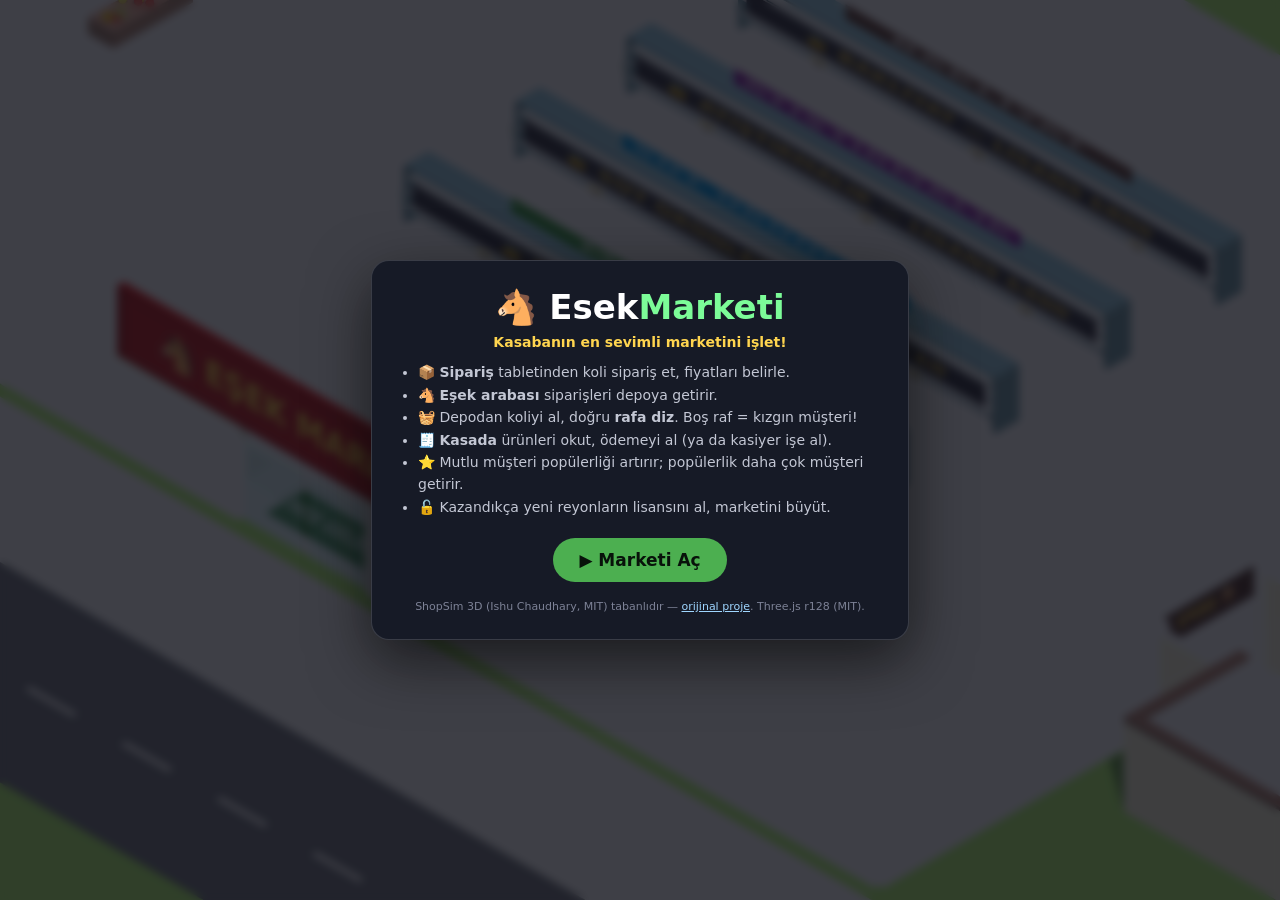
<file: EsekMarketi/index.html>
<!DOCTYPE html>
<html lang="tr">
<head>
<meta charset="UTF-8" />
<meta name="viewport" content="width=device-width, initial-scale=1, maximum-scale=1, user-scalable=no, viewport-fit=cover" />
<meta name="theme-color" content="#1b5e20" />
<meta name="mobile-web-app-capable" content="yes" />
<meta name="apple-mobile-web-app-capable" content="yes" />
<meta name="apple-mobile-web-app-title" content="EsekMarketi" />
<title>EsekMarketi — Market İşletme Oyunu</title>
<link rel="manifest" href="manifest.webmanifest" />
<link rel="apple-touch-icon" href="icons/apple-touch-icon.png" />
<link rel="icon" type="image/png" sizes="192x192" href="icons/icon-192.png" />
<style>
  /* ShopSim 3D arayüz stilinden uyarlandı; mobil kontroller ve Türkçe paneller eklendi */
  html, body { margin: 0; padding: 0; overflow: hidden; background: #101018; height: 100%; font-family: system-ui, -apple-system, 'Segoe UI', Roboto, sans-serif; touch-action: none; user-select: none; -webkit-user-select: none; -webkit-tap-highlight-color: transparent; }
  #app { width: 100vw; height: 100vh; }
  canvas { display: block; touch-action: none; }
  button { font-family: inherit; cursor: pointer; }

  #hudRoot { display: none; }
  .hud { position: fixed; z-index: 10; color: #fff; user-select: none; }

  #topBar {
    top: calc(10px + env(safe-area-inset-top)); left: calc(10px + env(safe-area-inset-left));
    display: flex; flex-wrap: wrap; gap: 6px; max-width: calc(100vw - 260px);
  }
  .pill { background: rgba(16,18,28,.82); border: 1px solid rgba(255,255,255,.16); border-radius: 999px; padding: 6px 12px; font-size: 14px; font-weight: 800; white-space: nowrap; }
  #moneyBox { position: relative; color: #9cffb3; }
  #popVal { color: #ffe082; }
  .pop-num { position: absolute; left: 50%; top: 100%; transform: translateX(-50%); color: #7dffa0; font-weight: 900; font-size: 15px; animation: rise 1.2s ease-out forwards; pointer-events: none; text-shadow: 0 2px 2px #000; }
  .pop-num.neg { color: #ff8a8a; }
  @keyframes rise { from { opacity: 0; transform: translate(-50%, 6px); } 20% { opacity: 1; } to { opacity: 0; transform: translate(-50%, 34px); } }

  #infoCol { top: calc(52px + env(safe-area-inset-top)); left: calc(10px + env(safe-area-inset-left)); display: flex; flex-direction: column; gap: 4px; align-items: flex-start; }
  #infoCol div { background: rgba(16,18,28,.72); border-radius: 10px; padding: 4px 10px; font-size: 12.5px; font-weight: 700; }
  #infoCol div:empty { display: none; }
  #carryVal { color: #ffd54f; }
  #lowVal { color: #ffab91; }

  #cameraLabel { top: calc(10px + env(safe-area-inset-top)); right: 260px; font-size: 11px; letter-spacing: .12em; text-transform: uppercase; color: rgba(255,255,255,.75); background: rgba(16,18,28,.6); padding: 5px 12px; border-radius: 999px; border: 1px solid rgba(255,255,255,.12); }
  #camButtons { bottom: calc(14px + env(safe-area-inset-bottom)); left: 50%; transform: translateX(-50%); display: flex; gap: 4px; z-index: 12; }
  #camButtons button { background: rgba(16,18,28,.75); color: #cfe3ff; border: 1px solid rgba(255,255,255,.18); border-radius: 8px; padding: 6px 9px; font-size: 12px; }
  #camButtons button.active { background: #4caf50; color: #08120a; font-weight: 800; border-color: #4caf50; }

  #minimapWrap { top: calc(10px + env(safe-area-inset-top)); right: calc(10px + env(safe-area-inset-right)); background: rgba(16,18,28,.82); border: 1px solid rgba(255,255,255,.14); border-radius: 12px; padding: 6px; }
  #minimap { display: block; border-radius: 8px; }

  #prompt { bottom: calc(150px + env(safe-area-inset-bottom)); left: 50%; transform: translateX(-50%); font-size: 14px; background: rgba(255,213,79,.95); color: #222; font-weight: 700; padding: 7px 16px; border-radius: 999px; display: none; box-shadow: 0 4px 16px rgba(0,0,0,.4); max-width: 86vw; text-align: center; }
  #compass { top: calc(96px + env(safe-area-inset-top)); left: 50%; transform: translateX(-50%); font-size: 26px; filter: drop-shadow(0 2px 4px #000); }
  #toast { top: calc(60px + env(safe-area-inset-top)); left: 50%; transform: translateX(-50%); font-size: 14px; font-weight: 600; background: rgba(16,18,28,.92); border: 1px solid rgba(255,255,255,.2); padding: 8px 16px; border-radius: 10px; opacity: 0; transition: opacity .3s; pointer-events: none; max-width: 88vw; text-align: center; }
  #toast.show { opacity: 1; }

  /* Joystick ve butonlar */
  #joyZone { position: fixed; left: 0; bottom: 0; width: 45vw; height: 45vh; z-index: 11; touch-action: none; }
  #joyBase { position: absolute; left: calc(24px + env(safe-area-inset-left)); bottom: calc(60px + env(safe-area-inset-bottom)); width: 124px; height: 124px; border-radius: 50%; background: rgba(255,255,255,.12); border: 3px solid rgba(255,255,255,.35); }
  #joyKnob { position: absolute; left: 50%; top: 50%; width: 56px; height: 56px; transform: translate(-50%, -50%); border-radius: 50%; background: radial-gradient(circle at 35% 30%, #fff, #9cffb3 50%, #2e7d32); box-shadow: 0 4px 10px rgba(0,0,0,.4); }
  #actBtns { z-index: 12; right: calc(14px + env(safe-area-inset-right)); bottom: calc(60px + env(safe-area-inset-bottom)); display: flex; flex-direction: column; align-items: flex-end; gap: 10px; }
  #actBtns button { border: none; border-radius: 16px; font-weight: 900; color: #fff; box-shadow: 0 5px 0 rgba(0,0,0,.35); touch-action: none; }
  #actBtns button:active { transform: translateY(3px); box-shadow: 0 2px 0 rgba(0,0,0,.35); }
  #btnAct { min-width: 150px; max-width: 46vw; min-height: 64px; padding: 8px 14px; font-size: 15px; background: linear-gradient(#4fe39a, #1f9d5c); }
  #btnAct.dim { background: linear-gradient(#7d7a90, #55536a); font-size: 22px; }
  #btnAlt { padding: 10px 14px; font-size: 14px; background: linear-gradient(#ff8a65, #d84315); display: none; }
  #btnOrder { padding: 10px 14px; font-size: 15px; background: linear-gradient(#ffd54f, #f9a825); color: #3a2a00 !important; }
  #btnSound { position: fixed; z-index: 10; top: calc(10px + env(safe-area-inset-top)); right: 252px; width: 38px; height: 34px; border-radius: 10px; border: 1px solid rgba(255,255,255,.2); background: rgba(16,18,28,.75); color: #fff; font-size: 16px; }

  #controlsHint { bottom: 14px; right: 14px; font-size: 11px; line-height: 1.8; color: rgba(255,255,255,.78); background: rgba(16,18,28,.6); border: 1px solid rgba(255,255,255,.1); padding: 8px 12px; border-radius: 10px; pointer-events: none; display: none; }
  #controlsHint kbd { background: rgba(255,255,255,.12); border: 1px solid rgba(255,255,255,.2); border-radius: 4px; padding: 0 5px; font-size: 10px; color: #cfe3ff; font-family: inherit; }
  @media (pointer: fine) and (min-width: 900px) { #controlsHint { display: block; bottom: 190px; } }

  /* Kaplamalar */
  .overlay { position: fixed; inset: 0; z-index: 20; display: flex; align-items: center; justify-content: center; background: rgba(8,10,18,.78); backdrop-filter: blur(4px); color: #fff; }
  .card { background: #161a26; border: 1px solid rgba(255,255,255,.15); border-radius: 18px; padding: 26px 28px; text-align: center; max-width: 480px; width: 88vw; box-shadow: 0 20px 60px rgba(0,0,0,.6); max-height: 88vh; overflow-y: auto; touch-action: pan-y; }
  .card h1 { margin: 0 0 4px; font-size: 34px; }
  .card h1 span { color: #7CFC98; }
  .card .sub { color: #ffd54f; font-weight: 700; margin: 0 0 8px; }
  .card p, .card li { color: #c3c7d4; font-size: 14px; line-height: 1.6; }
  .card ul { text-align: left; padding-left: 18px; margin: 8px 0 16px; }
  .card button.big { background: #4caf50; color: #08120a; font-weight: 900; font-size: 17px; border: 0; padding: 12px 26px; border-radius: 999px; margin: 4px; }
  .card button.alt { background: #ffd54f; }
  .card small.credit { display: block; margin-top: 14px; color: #7d8296; font-size: 11px; }
  .card small.credit a { color: #9fd6ff; }

  /* Sipariş tableti */
  #orderPanel { display: none; }
  #orderPanel .tablet { background: #f5f3ee; color: #222; width: min(96vw, 620px); height: min(88vh, 720px); border-radius: 22px; border: 10px solid #222; display: flex; flex-direction: column; overflow: hidden; box-shadow: 0 20px 60px rgba(0,0,0,.6); }
  .tab-head { display: flex; align-items: center; gap: 8px; padding: 10px 12px; background: #1b5e20; color: #fff; }
  .tab-head h2 { margin: 0; font-size: 18px; flex: 1; }
  .tab-head .money { font-weight: 900; color: #b9f6ca; }
  .tab-head button { border: 0; border-radius: 10px; width: 36px; height: 36px; font-size: 18px; font-weight: 900; }
  #panelTabs { display: flex; gap: 6px; padding: 8px 10px 0; background: #e8e5dc; }
  #panelTabs button { flex: 1; border: 0; border-radius: 10px 10px 0 0; padding: 9px; font-weight: 800; background: #d6d2c7; color: #444; }
  #panelTabs button.active { background: #f5f3ee; color: #1b5e20; }
  #panelBody { flex: 1; overflow-y: auto; padding: 8px 12px; touch-action: pan-y; }
  .dept-h { font-weight: 900; margin: 12px 0 6px; border-left: 6px solid #1b5e20; padding-left: 8px; }
  .prow { display: flex; align-items: center; gap: 8px; background: #fff; border-radius: 12px; padding: 8px 10px; margin-bottom: 6px; box-shadow: 0 1px 3px rgba(0,0,0,.08); }
  .pinfo { flex: 1; display: flex; flex-direction: column; line-height: 1.25; min-width: 0; }
  .pinfo small { color: #666; font-size: 11.5px; }
  .pprice, .pord { display: flex; align-items: center; gap: 4px; flex-wrap: wrap; justify-content: center; }
  .pprice { width: 128px; }
  .pprice small { width: 100%; text-align: center; color: #777; font-size: 11px; }
  .pprice span, .pord span { min-width: 54px; text-align: center; font-weight: 900; font-size: 14px; }
  .pprice span.hi { color: #c62828; } .pprice span.lo { color: #2e7d32; }
  .prow button { border: 0; border-radius: 8px; min-width: 30px; height: 30px; font-weight: 900; font-size: 16px; background: #e0ddd4; }
  .prow button.buy { padding: 0 12px; background: #4caf50; color: #fff; font-size: 13px; height: 34px; }
  .prow button:disabled { opacity: .45; }
  #panelFoot { display: flex; align-items: center; gap: 10px; padding: 10px 12px; background: #e8e5dc; font-size: 14px; }
  #panelFoot div { flex: 1; }
  #panelFoot button { border: 0; border-radius: 12px; padding: 12px 16px; font-weight: 900; font-size: 15px; background: #1b5e20; color: #fff; }
  #panelFoot button:disabled { opacity: .4; }

  /* Gün sonu raporu */
  #dayOverlay { display: none; }
  #dayReport { text-align: left; background: #fdfdf6; color: #333; font-family: ui-monospace, Menlo, monospace; font-size: 13px; padding: 14px 18px; border-radius: 8px; margin-bottom: 16px; }
  #dayReport h2 { text-align: center; margin: 0 0 8px; font-size: 16px; border-bottom: 1px dashed #999; padding-bottom: 6px; font-family: system-ui; }
  #dayReport .row { display: flex; justify-content: space-between; padding: 2px 0; }
  #dayReport .total { border-top: 1px dashed #999; margin-top: 6px; padding-top: 6px; font-weight: 700; }
  #dayReport .pos { color: #2e7d32; } #dayReport .neg { color: #c62828; }
  #dayReport .warn { color: #c62828; font-family: system-ui; }

  @media (max-width: 640px) {
    #minimapWrap { display: none !important; }
    #cameraLabel { display: none; }
    #btnSound { right: 12px; }
    #topBar { max-width: calc(100vw - 70px); }
    .pill { font-size: 12.5px; padding: 5px 9px; }
    #camButtons button { padding: 5px 6px; font-size: 11px; }
    .pprice { width: 128px; flex-wrap: nowrap; }
    .pprice small { display: none; }
    .pord { margin-left: auto; }
    .prow { flex-wrap: wrap; }
    .pinfo { flex-basis: 100%; }
  }
  @media (max-height: 520px) and (orientation: landscape) {
    #joyBase { width: 104px; height: 104px; bottom: calc(14px + env(safe-area-inset-bottom)); }
    #actBtns { bottom: calc(14px + env(safe-area-inset-bottom)); gap: 6px; }
    #btnAct { min-height: 50px; }
    #prompt { bottom: 70px; }
    #camButtons { bottom: auto; top: calc(10px + env(safe-area-inset-top)); left: auto; right: 300px; transform: none; }
  }
</style>
</head>
<body>
<div id="app"></div>

<div id="hudRoot">
  <div id="topBar" class="hud">
    <div class="pill" id="moneyBox">💰 <span id="moneyVal">₺0</span></div>
    <div class="pill" id="popVal">⭐ 40</div>
    <div class="pill" id="clockVal">🕗 08:00</div>
    <div class="pill" id="queueVal">👥 0</div>
  </div>
  <div id="infoCol" class="hud">
    <div id="carryVal"></div>
    <div id="donkeyVal"></div>
    <div id="lowVal"></div>
  </div>
  <div id="cameraLabel" class="hud">İzometrik</div>
  <button id="btnSound" title="Ses">🔊</button>
  <div id="camButtons" class="hud">
    <button data-cam="0" class="active">İzo</button>
    <button data-cam="1">3. Şahıs</button>
    <button data-cam="2">Üst</button>
    <button data-cam="3">Serbest</button>
    <button data-cam="4">1. Şahıs</button>
  </div>
  <div id="minimapWrap" class="hud"><canvas id="minimap" width="230" height="124"></canvas></div>
  <div id="prompt" class="hud"></div>
  <div id="compass" class="hud">⬆️</div>
  <div id="toast" class="hud"></div>
  <div id="controlsHint" class="hud">
    <kbd>W</kbd><kbd>A</kbd><kbd>S</kbd><kbd>D</kbd> yürü · <kbd>Shift</kbd> koş<br>
    <kbd>E</kbd> eylem (koli al, rafa diz, okut) · <kbd>Q</kbd> koliyi bırak / kasadan çık<br>
    <kbd>O</kbd> sipariş tableti · <kbd>C</kbd> kamera · <kbd>M</kbd> harita<br>
    sürükle = kamera · tekerlek = yakınlaş
  </div>
  <div id="joyZone"><div id="joyBase"><div id="joyKnob"></div></div></div>
  <div id="actBtns" class="hud">
    <button id="btnOrder">📦 Sipariş</button>
    <button id="btnAlt"></button>
    <button id="btnAct" class="dim">E</button>
  </div>
</div>

<!-- Sipariş tableti -->
<div id="orderPanel" class="overlay">
  <div class="tablet">
    <div class="tab-head"><h2>📱 Eşek Marketi Tablet</h2><span class="money" id="panelMoney"></span><button id="panelClose">✕</button></div>
    <div id="panelTabs">
      <button data-tab="urun" class="active">📦 Ürünler & Fiyatlar</button>
      <button data-tab="lisans">🔓 Lisans & Geliştirme</button>
    </div>
    <div id="panelBody"></div>
    <div id="panelFoot"></div>
  </div>
</div>

<!-- Gün sonu -->
<div id="dayOverlay" class="overlay">
  <div class="card">
    <div id="dayReport"></div>
    <button class="big" id="nextDay">☀️ Yeni Güne Başla</button>
  </div>
</div>

<!-- Başlangıç -->
<div id="startOverlay" class="overlay">
  <div class="card">
    <h1>🐴 Esek<span>Marketi</span></h1>
    <p class="sub">Kasabanın en sevimli marketini işlet!</p>
    <ul>
      <li>📦 <b>Sipariş</b> tabletinden koli sipariş et, fiyatları belirle.</li>
      <li>🐴 <b>Eşek arabası</b> siparişleri depoya getirir.</li>
      <li>🧺 Depodan koliyi al, doğru <b>rafa diz</b>. Boş raf = kızgın müşteri!</li>
      <li>🧾 <b>Kasada</b> ürünleri okut, ödemeyi al (ya da kasiyer işe al).</li>
      <li>⭐ Mutlu müşteri popülerliği artırır; popülerlik daha çok müşteri getirir.</li>
      <li>🔓 Kazandıkça yeni reyonların lisansını al, marketini büyüt.</li>
    </ul>
    <button class="big alt" id="continueBtn" style="display:none">▶ Devam Et</button>
    <button class="big" id="startBtn">▶ Marketi Aç</button>
    <small class="credit">ShopSim 3D (Ishu Chaudhary, MIT) tabanlıdır — <a href="https://github.com/Ishu-dev/shop-sim-3d" target="_blank" rel="noopener">orijinal proje</a>. Three.js r128 (MIT).</small>
  </div>
</div>

<script src="three.min.js"></script>
<script src="js/game.js"></script>
<script>
  if ('serviceWorker' in navigator && location.protocol === 'https:' && location.hostname !== 'appassets.androidplatform.net') {
    addEventListener('load', function () { navigator.serviceWorker.register('sw.js').catch(function () {}); });
  }
</script>
</body>
</html>
</file>
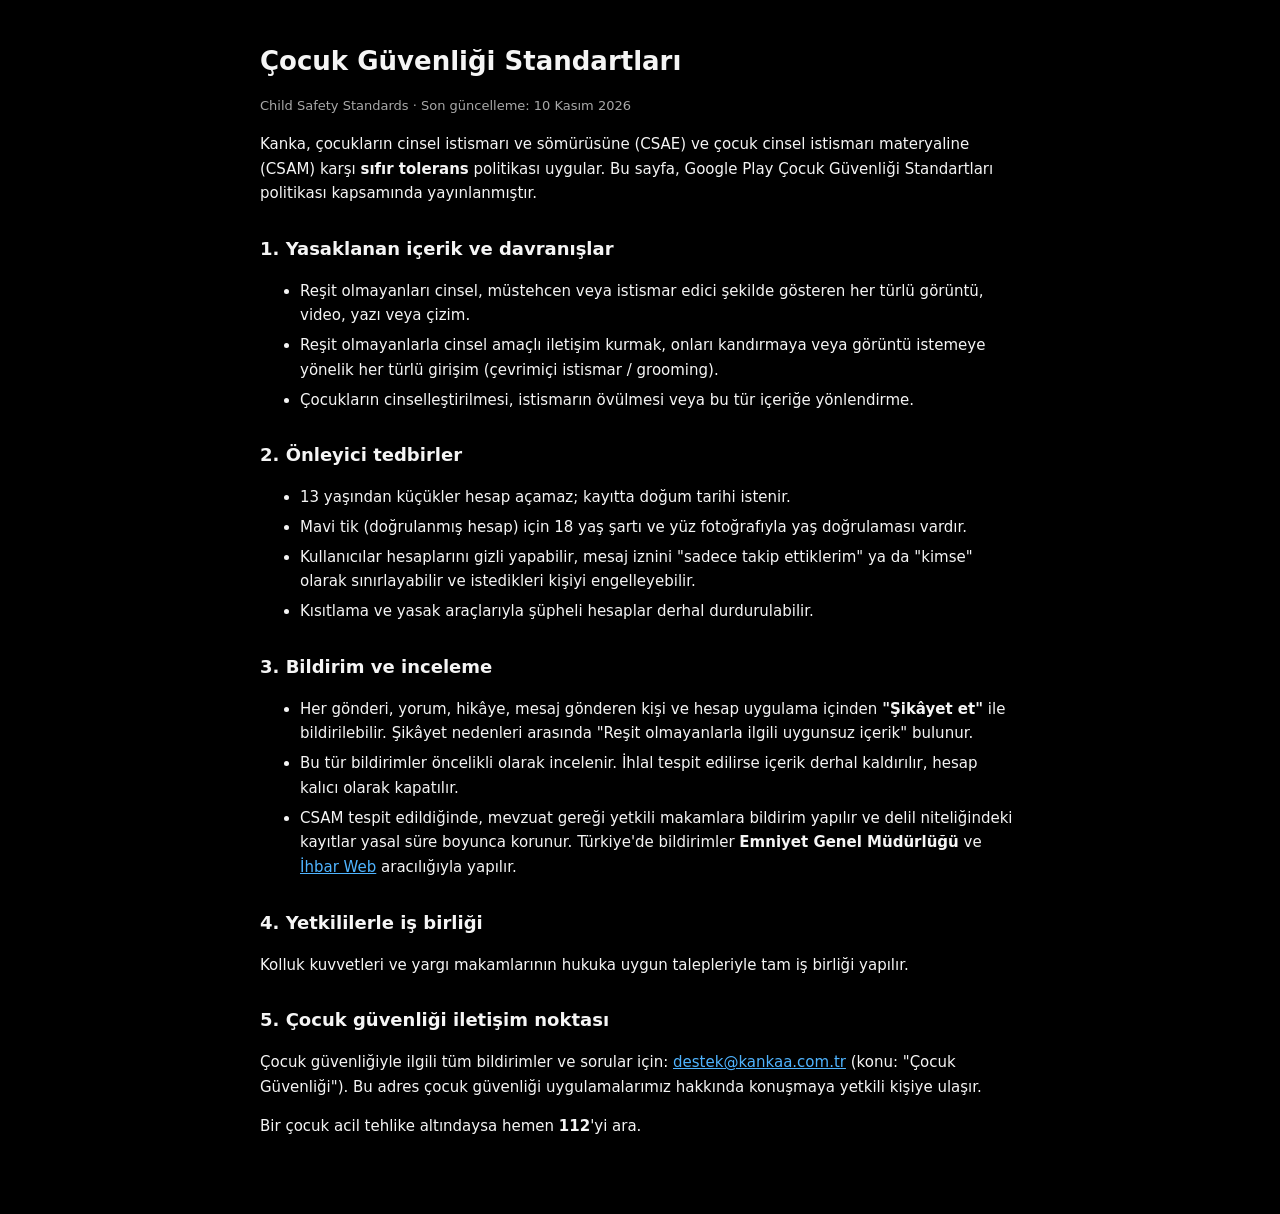
<file: legal/cocuk-guvenligi.html>
<!doctype html>
<html lang="tr">
<head>
<meta charset="utf-8">
<meta name="viewport" content="width=device-width, initial-scale=1">
<title>Kanka – Çocuk Güvenliği Standartları</title>
<link rel="stylesheet" href="legal.css">
</head>
<body>
<main>
<h1>Çocuk Güvenliği Standartları</h1>
<p class="meta">Child Safety Standards · Son güncelleme: 10 Kasım 2026</p>

<p>Kanka, çocukların cinsel istismarı ve sömürüsüne (CSAE) ve çocuk cinsel istismarı materyaline (CSAM) karşı <b>sıfır tolerans</b> politikası uygular. Bu sayfa, Google Play Çocuk Güvenliği Standartları politikası kapsamında yayınlanmıştır.</p>

<h2>1. Yasaklanan içerik ve davranışlar</h2>
<ul>
  <li>Reşit olmayanları cinsel, müstehcen veya istismar edici şekilde gösteren her türlü görüntü, video, yazı veya çizim.</li>
  <li>Reşit olmayanlarla cinsel amaçlı iletişim kurmak, onları kandırmaya veya görüntü istemeye yönelik her türlü girişim (çevrimiçi istismar / grooming).</li>
  <li>Çocukların cinselleştirilmesi, istismarın övülmesi veya bu tür içeriğe yönlendirme.</li>
</ul>

<h2>2. Önleyici tedbirler</h2>
<ul>
  <li>13 yaşından küçükler hesap açamaz; kayıtta doğum tarihi istenir.</li>
  <li>Mavi tik (doğrulanmış hesap) için 18 yaş şartı ve yüz fotoğrafıyla yaş doğrulaması vardır.</li>
  <li>Kullanıcılar hesaplarını gizli yapabilir, mesaj iznini "sadece takip ettiklerim" ya da "kimse" olarak sınırlayabilir ve istedikleri kişiyi engelleyebilir.</li>
  <li>Kısıtlama ve yasak araçlarıyla şüpheli hesaplar derhal durdurulabilir.</li>
</ul>

<h2>3. Bildirim ve inceleme</h2>
<ul>
  <li>Her gönderi, yorum, hikâye, mesaj gönderen kişi ve hesap uygulama içinden <b>"Şikâyet et"</b> ile bildirilebilir. Şikâyet nedenleri arasında "Reşit olmayanlarla ilgili uygunsuz içerik" bulunur.</li>
  <li>Bu tür bildirimler öncelikli olarak incelenir. İhlal tespit edilirse içerik derhal kaldırılır, hesap kalıcı olarak kapatılır.</li>
  <li>CSAM tespit edildiğinde, mevzuat gereği yetkili makamlara bildirim yapılır ve delil niteliğindeki kayıtlar yasal süre boyunca korunur. Türkiye'de bildirimler <b>Emniyet Genel Müdürlüğü</b> ve <a href="https://www.ihbarweb.org.tr">İhbar Web</a> aracılığıyla yapılır.</li>
</ul>

<h2>4. Yetkililerle iş birliği</h2>
<p>Kolluk kuvvetleri ve yargı makamlarının hukuka uygun talepleriyle tam iş birliği yapılır.</p>

<h2>5. Çocuk güvenliği iletişim noktası</h2>
<p>Çocuk güvenliğiyle ilgili tüm bildirimler ve sorular için: <a href="mailto:destek@kankaa.com.tr">destek@kankaa.com.tr</a> (konu: "Çocuk Güvenliği"). Bu adres çocuk güvenliği uygulamalarımız hakkında konuşmaya yetkili kişiye ulaşır.</p>
<p>Bir çocuk acil tehlike altındaysa hemen <b>112</b>'yi ara.</p>
</main>
</body>
</html>
</file>
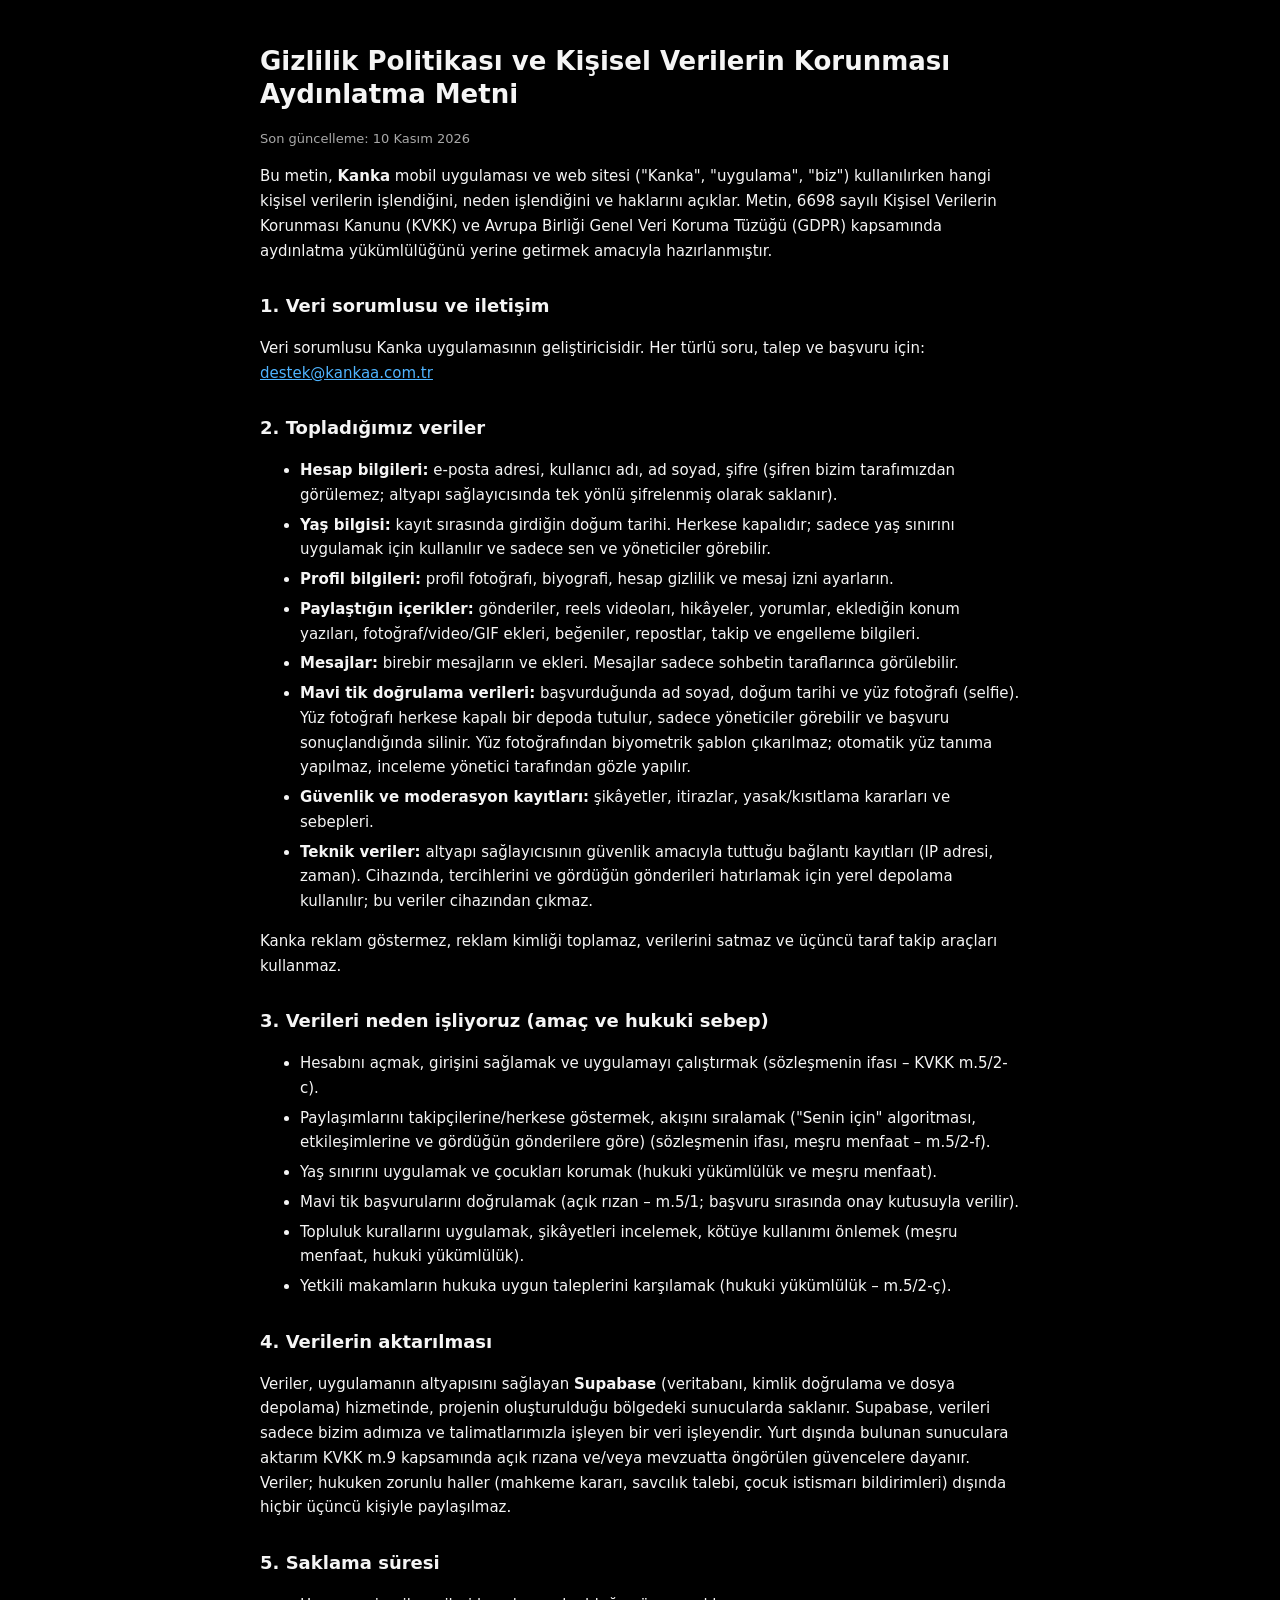
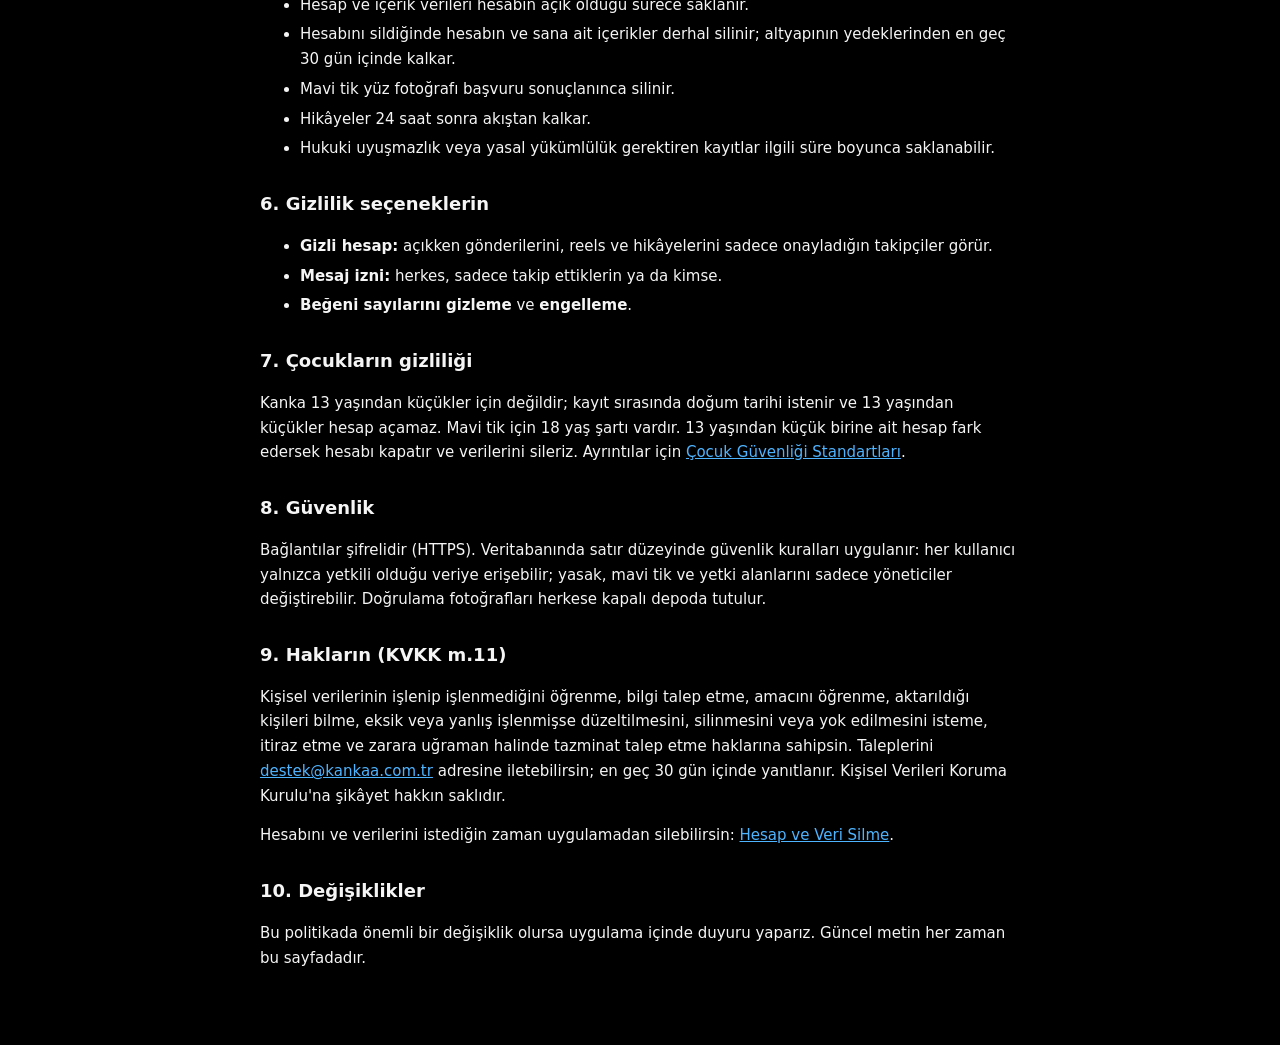
<file: legal/gizlilik-politikasi.html>
<!doctype html>
<html lang="tr">
<head>
<meta charset="utf-8">
<meta name="viewport" content="width=device-width, initial-scale=1">
<title>Kanka – Gizlilik Politikası</title>
<link rel="stylesheet" href="legal.css">
</head>
<body>
<main>
<h1>Gizlilik Politikası ve Kişisel Verilerin Korunması Aydınlatma Metni</h1>
<p class="meta">Son güncelleme: 10 Kasım 2026</p>

<p>Bu metin, <b>Kanka</b> mobil uygulaması ve web sitesi ("Kanka", "uygulama", "biz") kullanılırken hangi kişisel verilerin işlendiğini, neden işlendiğini ve haklarını açıklar. Metin, 6698 sayılı Kişisel Verilerin Korunması Kanunu (KVKK) ve Avrupa Birliği Genel Veri Koruma Tüzüğü (GDPR) kapsamında aydınlatma yükümlülüğünü yerine getirmek amacıyla hazırlanmıştır.</p>

<h2>1. Veri sorumlusu ve iletişim</h2>
<p>Veri sorumlusu Kanka uygulamasının geliştiricisidir. Her türlü soru, talep ve başvuru için: <a href="mailto:destek@kankaa.com.tr">destek@kankaa.com.tr</a></p>

<h2>2. Topladığımız veriler</h2>
<ul>
  <li><b>Hesap bilgileri:</b> e-posta adresi, kullanıcı adı, ad soyad, şifre (şifren bizim tarafımızdan görülemez; altyapı sağlayıcısında tek yönlü şifrelenmiş olarak saklanır).</li>
  <li><b>Yaş bilgisi:</b> kayıt sırasında girdiğin doğum tarihi. Herkese kapalıdır; sadece yaş sınırını uygulamak için kullanılır ve sadece sen ve yöneticiler görebilir.</li>
  <li><b>Profil bilgileri:</b> profil fotoğrafı, biyografi, hesap gizlilik ve mesaj izni ayarların.</li>
  <li><b>Paylaştığın içerikler:</b> gönderiler, reels videoları, hikâyeler, yorumlar, eklediğin konum yazıları, fotoğraf/video/GIF ekleri, beğeniler, repostlar, takip ve engelleme bilgileri.</li>
  <li><b>Mesajlar:</b> birebir mesajların ve ekleri. Mesajlar sadece sohbetin taraflarınca görülebilir.</li>
  <li><b>Mavi tik doğrulama verileri:</b> başvurduğunda ad soyad, doğum tarihi ve yüz fotoğrafı (selfie). Yüz fotoğrafı herkese kapalı bir depoda tutulur, sadece yöneticiler görebilir ve başvuru sonuçlandığında silinir. Yüz fotoğrafından biyometrik şablon çıkarılmaz; otomatik yüz tanıma yapılmaz, inceleme yönetici tarafından gözle yapılır.</li>
  <li><b>Güvenlik ve moderasyon kayıtları:</b> şikâyetler, itirazlar, yasak/kısıtlama kararları ve sebepleri.</li>
  <li><b>Teknik veriler:</b> altyapı sağlayıcısının güvenlik amacıyla tuttuğu bağlantı kayıtları (IP adresi, zaman). Cihazında, tercihlerini ve gördüğün gönderileri hatırlamak için yerel depolama kullanılır; bu veriler cihazından çıkmaz.</li>
</ul>
<p>Kanka reklam göstermez, reklam kimliği toplamaz, verilerini satmaz ve üçüncü taraf takip araçları kullanmaz.</p>

<h2>3. Verileri neden işliyoruz (amaç ve hukuki sebep)</h2>
<ul>
  <li>Hesabını açmak, girişini sağlamak ve uygulamayı çalıştırmak (sözleşmenin ifası – KVKK m.5/2-c).</li>
  <li>Paylaşımlarını takipçilerine/herkese göstermek, akışını sıralamak ("Senin için" algoritması, etkileşimlerine ve gördüğün gönderilere göre) (sözleşmenin ifası, meşru menfaat – m.5/2-f).</li>
  <li>Yaş sınırını uygulamak ve çocukları korumak (hukuki yükümlülük ve meşru menfaat).</li>
  <li>Mavi tik başvurularını doğrulamak (açık rızan – m.5/1; başvuru sırasında onay kutusuyla verilir).</li>
  <li>Topluluk kurallarını uygulamak, şikâyetleri incelemek, kötüye kullanımı önlemek (meşru menfaat, hukuki yükümlülük).</li>
  <li>Yetkili makamların hukuka uygun taleplerini karşılamak (hukuki yükümlülük – m.5/2-ç).</li>
</ul>

<h2>4. Verilerin aktarılması</h2>
<p>Veriler, uygulamanın altyapısını sağlayan <b>Supabase</b> (veritabanı, kimlik doğrulama ve dosya depolama) hizmetinde, projenin oluşturulduğu bölgedeki sunucularda saklanır. Supabase, verileri sadece bizim adımıza ve talimatlarımızla işleyen bir veri işleyendir. Yurt dışında bulunan sunuculara aktarım KVKK m.9 kapsamında açık rızana ve/veya mevzuatta öngörülen güvencelere dayanır. Veriler; hukuken zorunlu haller (mahkeme kararı, savcılık talebi, çocuk istismarı bildirimleri) dışında hiçbir üçüncü kişiyle paylaşılmaz.</p>

<h2>5. Saklama süresi</h2>
<ul>
  <li>Hesap ve içerik verileri hesabın açık olduğu sürece saklanır.</li>
  <li>Hesabını sildiğinde hesabın ve sana ait içerikler derhal silinir; altyapının yedeklerinden en geç 30 gün içinde kalkar.</li>
  <li>Mavi tik yüz fotoğrafı başvuru sonuçlanınca silinir.</li>
  <li>Hikâyeler 24 saat sonra akıştan kalkar.</li>
  <li>Hukuki uyuşmazlık veya yasal yükümlülük gerektiren kayıtlar ilgili süre boyunca saklanabilir.</li>
</ul>

<h2>6. Gizlilik seçeneklerin</h2>
<ul>
  <li><b>Gizli hesap:</b> açıkken gönderilerini, reels ve hikâyelerini sadece onayladığın takipçiler görür.</li>
  <li><b>Mesaj izni:</b> herkes, sadece takip ettiklerin ya da kimse.</li>
  <li><b>Beğeni sayılarını gizleme</b> ve <b>engelleme</b>.</li>
</ul>

<h2>7. Çocukların gizliliği</h2>
<p>Kanka 13 yaşından küçükler için değildir; kayıt sırasında doğum tarihi istenir ve 13 yaşından küçükler hesap açamaz. Mavi tik için 18 yaş şartı vardır. 13 yaşından küçük birine ait hesap fark edersek hesabı kapatır ve verilerini sileriz. Ayrıntılar için <a href="cocuk-guvenligi.html">Çocuk Güvenliği Standartları</a>.</p>

<h2>8. Güvenlik</h2>
<p>Bağlantılar şifrelidir (HTTPS). Veritabanında satır düzeyinde güvenlik kuralları uygulanır: her kullanıcı yalnızca yetkili olduğu veriye erişebilir; yasak, mavi tik ve yetki alanlarını sadece yöneticiler değiştirebilir. Doğrulama fotoğrafları herkese kapalı depoda tutulur.</p>

<h2>9. Hakların (KVKK m.11)</h2>
<p>Kişisel verilerinin işlenip işlenmediğini öğrenme, bilgi talep etme, amacını öğrenme, aktarıldığı kişileri bilme, eksik veya yanlış işlenmişse düzeltilmesini, silinmesini veya yok edilmesini isteme, itiraz etme ve zarara uğraman halinde tazminat talep etme haklarına sahipsin. Taleplerini <a href="mailto:destek@kankaa.com.tr">destek@kankaa.com.tr</a> adresine iletebilirsin; en geç 30 gün içinde yanıtlanır. Kişisel Verileri Koruma Kurulu'na şikâyet hakkın saklıdır.</p>
<p>Hesabını ve verilerini istediğin zaman uygulamadan silebilirsin: <a href="hesap-silme.html">Hesap ve Veri Silme</a>.</p>

<h2>10. Değişiklikler</h2>
<p>Bu politikada önemli bir değişiklik olursa uygulama içinde duyuru yaparız. Güncel metin her zaman bu sayfadadır.</p>
</main>
</body>
</html>
</file>
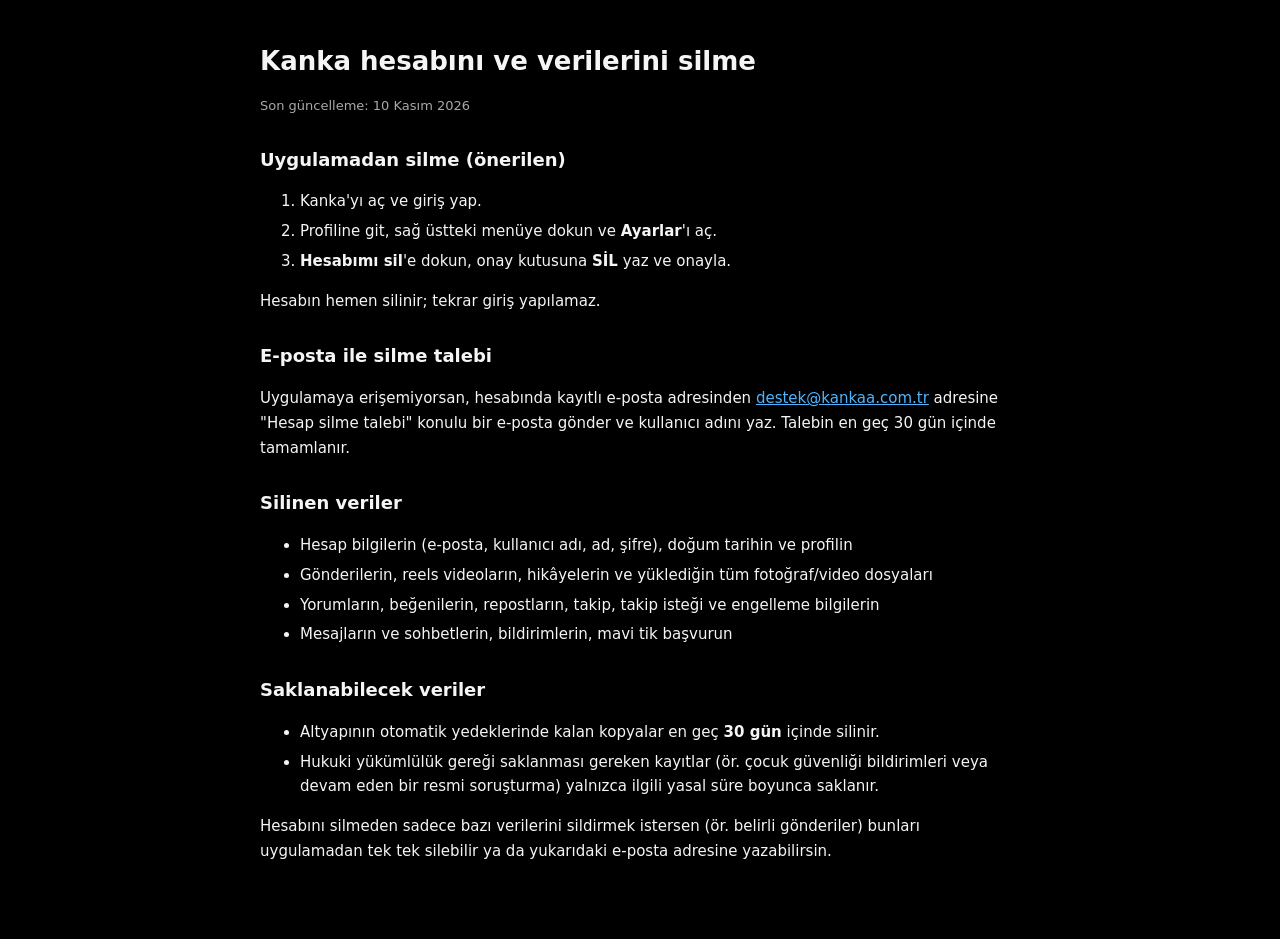
<file: legal/hesap-silme.html>
<!doctype html>
<html lang="tr">
<head>
<meta charset="utf-8">
<meta name="viewport" content="width=device-width, initial-scale=1">
<title>Kanka – Hesap ve Veri Silme</title>
<link rel="stylesheet" href="legal.css">
</head>
<body>
<main>
<h1>Kanka hesabını ve verilerini silme</h1>
<p class="meta">Son güncelleme: 10 Kasım 2026</p>

<h2>Uygulamadan silme (önerilen)</h2>
<ol>
  <li>Kanka'yı aç ve giriş yap.</li>
  <li>Profiline git, sağ üstteki menüye dokun ve <b>Ayarlar</b>'ı aç.</li>
  <li><b>Hesabımı sil</b>'e dokun, onay kutusuna <b>SİL</b> yaz ve onayla.</li>
</ol>
<p>Hesabın hemen silinir; tekrar giriş yapılamaz.</p>

<h2>E-posta ile silme talebi</h2>
<p>Uygulamaya erişemiyorsan, hesabında kayıtlı e-posta adresinden <a href="mailto:destek@kankaa.com.tr?subject=Hesap%20silme%20talebi">destek@kankaa.com.tr</a> adresine "Hesap silme talebi" konulu bir e-posta gönder ve kullanıcı adını yaz. Talebin en geç 30 gün içinde tamamlanır.</p>

<h2>Silinen veriler</h2>
<ul>
  <li>Hesap bilgilerin (e-posta, kullanıcı adı, ad, şifre), doğum tarihin ve profilin</li>
  <li>Gönderilerin, reels videoların, hikâyelerin ve yüklediğin tüm fotoğraf/video dosyaları</li>
  <li>Yorumların, beğenilerin, repostların, takip, takip isteği ve engelleme bilgilerin</li>
  <li>Mesajların ve sohbetlerin, bildirimlerin, mavi tik başvurun</li>
</ul>

<h2>Saklanabilecek veriler</h2>
<ul>
  <li>Altyapının otomatik yedeklerinde kalan kopyalar en geç <b>30 gün</b> içinde silinir.</li>
  <li>Hukuki yükümlülük gereği saklanması gereken kayıtlar (ör. çocuk güvenliği bildirimleri veya devam eden bir resmi soruşturma) yalnızca ilgili yasal süre boyunca saklanır.</li>
</ul>
<p>Hesabını silmeden sadece bazı verilerini sildirmek istersen (ör. belirli gönderiler) bunları uygulamadan tek tek silebilir ya da yukarıdaki e-posta adresine yazabilirsin.</p>
</main>
</body>
</html>
</file>
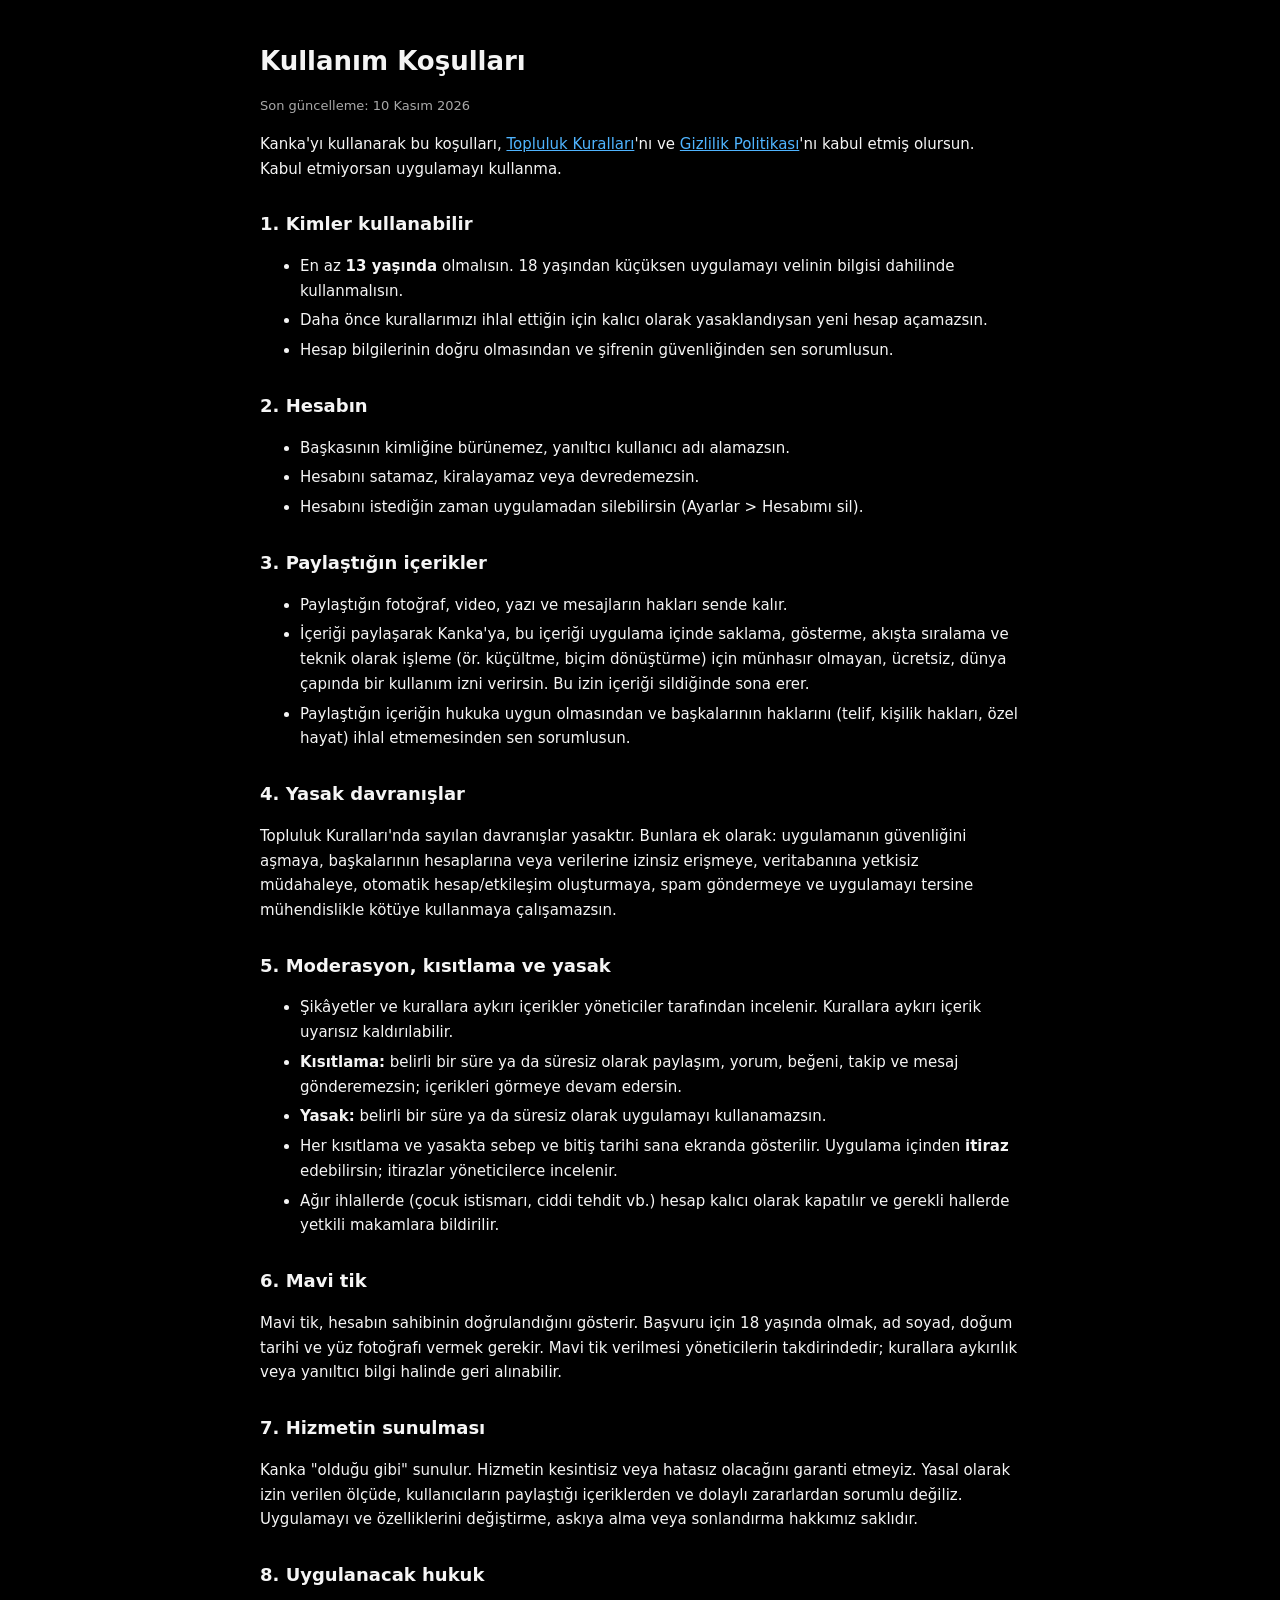
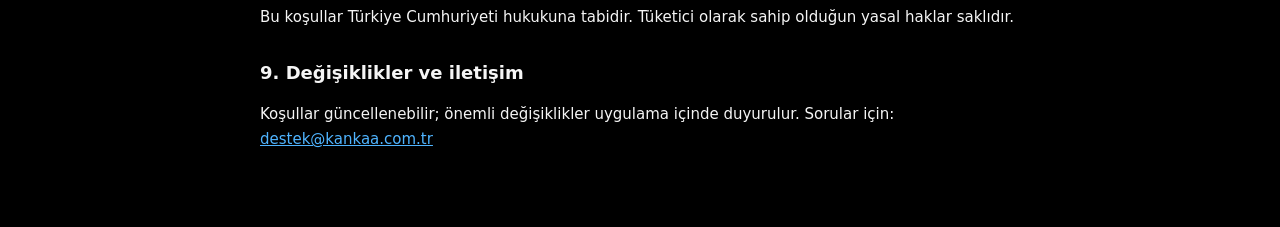
<file: legal/kullanim-kosullari.html>
<!doctype html>
<html lang="tr">
<head>
<meta charset="utf-8">
<meta name="viewport" content="width=device-width, initial-scale=1">
<title>Kanka – Kullanım Koşulları</title>
<link rel="stylesheet" href="legal.css">
</head>
<body>
<main>
<h1>Kullanım Koşulları</h1>
<p class="meta">Son güncelleme: 10 Kasım 2026</p>

<p>Kanka'yı kullanarak bu koşulları, <a href="topluluk-kurallari.html">Topluluk Kuralları</a>'nı ve <a href="gizlilik-politikasi.html">Gizlilik Politikası</a>'nı kabul etmiş olursun. Kabul etmiyorsan uygulamayı kullanma.</p>

<h2>1. Kimler kullanabilir</h2>
<ul>
  <li>En az <b>13 yaşında</b> olmalısın. 18 yaşından küçüksen uygulamayı velinin bilgisi dahilinde kullanmalısın.</li>
  <li>Daha önce kurallarımızı ihlal ettiğin için kalıcı olarak yasaklandıysan yeni hesap açamazsın.</li>
  <li>Hesap bilgilerinin doğru olmasından ve şifrenin güvenliğinden sen sorumlusun.</li>
</ul>

<h2>2. Hesabın</h2>
<ul>
  <li>Başkasının kimliğine bürünemez, yanıltıcı kullanıcı adı alamazsın.</li>
  <li>Hesabını satamaz, kiralayamaz veya devredemezsin.</li>
  <li>Hesabını istediğin zaman uygulamadan silebilirsin (Ayarlar &gt; Hesabımı sil).</li>
</ul>

<h2>3. Paylaştığın içerikler</h2>
<ul>
  <li>Paylaştığın fotoğraf, video, yazı ve mesajların hakları sende kalır.</li>
  <li>İçeriği paylaşarak Kanka'ya, bu içeriği uygulama içinde saklama, gösterme, akışta sıralama ve teknik olarak işleme (ör. küçültme, biçim dönüştürme) için münhasır olmayan, ücretsiz, dünya çapında bir kullanım izni verirsin. Bu izin içeriği sildiğinde sona erer.</li>
  <li>Paylaştığın içeriğin hukuka uygun olmasından ve başkalarının haklarını (telif, kişilik hakları, özel hayat) ihlal etmemesinden sen sorumlusun.</li>
</ul>

<h2>4. Yasak davranışlar</h2>
<p>Topluluk Kuralları'nda sayılan davranışlar yasaktır. Bunlara ek olarak: uygulamanın güvenliğini aşmaya, başkalarının hesaplarına veya verilerine izinsiz erişmeye, veritabanına yetkisiz müdahaleye, otomatik hesap/etkileşim oluşturmaya, spam göndermeye ve uygulamayı tersine mühendislikle kötüye kullanmaya çalışamazsın.</p>

<h2>5. Moderasyon, kısıtlama ve yasak</h2>
<ul>
  <li>Şikâyetler ve kurallara aykırı içerikler yöneticiler tarafından incelenir. Kurallara aykırı içerik uyarısız kaldırılabilir.</li>
  <li><b>Kısıtlama:</b> belirli bir süre ya da süresiz olarak paylaşım, yorum, beğeni, takip ve mesaj gönderemezsin; içerikleri görmeye devam edersin.</li>
  <li><b>Yasak:</b> belirli bir süre ya da süresiz olarak uygulamayı kullanamazsın.</li>
  <li>Her kısıtlama ve yasakta sebep ve bitiş tarihi sana ekranda gösterilir. Uygulama içinden <b>itiraz</b> edebilirsin; itirazlar yöneticilerce incelenir.</li>
  <li>Ağır ihlallerde (çocuk istismarı, ciddi tehdit vb.) hesap kalıcı olarak kapatılır ve gerekli hallerde yetkili makamlara bildirilir.</li>
</ul>

<h2>6. Mavi tik</h2>
<p>Mavi tik, hesabın sahibinin doğrulandığını gösterir. Başvuru için 18 yaşında olmak, ad soyad, doğum tarihi ve yüz fotoğrafı vermek gerekir. Mavi tik verilmesi yöneticilerin takdirindedir; kurallara aykırılık veya yanıltıcı bilgi halinde geri alınabilir.</p>

<h2>7. Hizmetin sunulması</h2>
<p>Kanka "olduğu gibi" sunulur. Hizmetin kesintisiz veya hatasız olacağını garanti etmeyiz. Yasal olarak izin verilen ölçüde, kullanıcıların paylaştığı içeriklerden ve dolaylı zararlardan sorumlu değiliz. Uygulamayı ve özelliklerini değiştirme, askıya alma veya sonlandırma hakkımız saklıdır.</p>

<h2>8. Uygulanacak hukuk</h2>
<p>Bu koşullar Türkiye Cumhuriyeti hukukuna tabidir. Tüketici olarak sahip olduğun yasal haklar saklıdır.</p>

<h2>9. Değişiklikler ve iletişim</h2>
<p>Koşullar güncellenebilir; önemli değişiklikler uygulama içinde duyurulur. Sorular için: <a href="mailto:destek@kankaa.com.tr">destek@kankaa.com.tr</a></p>
</main>
</body>
</html>
</file>
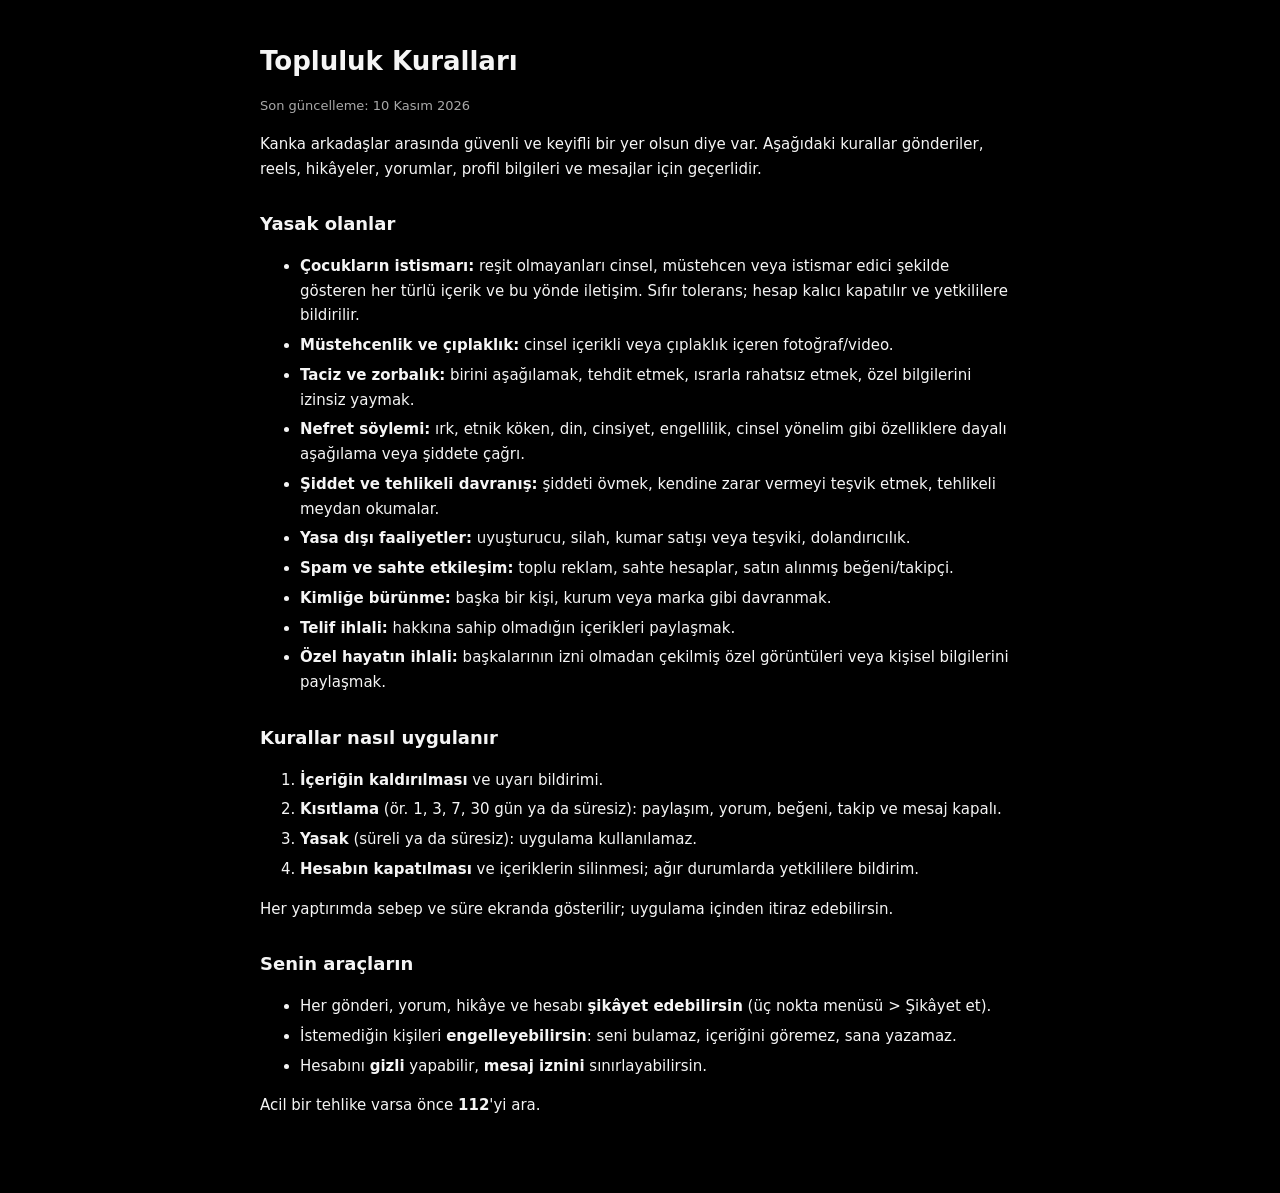
<file: legal/topluluk-kurallari.html>
<!doctype html>
<html lang="tr">
<head>
<meta charset="utf-8">
<meta name="viewport" content="width=device-width, initial-scale=1">
<title>Kanka – Topluluk Kuralları</title>
<link rel="stylesheet" href="legal.css">
</head>
<body>
<main>
<h1>Topluluk Kuralları</h1>
<p class="meta">Son güncelleme: 10 Kasım 2026</p>
<p>Kanka arkadaşlar arasında güvenli ve keyifli bir yer olsun diye var. Aşağıdaki kurallar gönderiler, reels, hikâyeler, yorumlar, profil bilgileri ve mesajlar için geçerlidir.</p>

<h2>Yasak olanlar</h2>
<ul>
  <li><b>Çocukların istismarı:</b> reşit olmayanları cinsel, müstehcen veya istismar edici şekilde gösteren her türlü içerik ve bu yönde iletişim. Sıfır tolerans; hesap kalıcı kapatılır ve yetkililere bildirilir.</li>
  <li><b>Müstehcenlik ve çıplaklık:</b> cinsel içerikli veya çıplaklık içeren fotoğraf/video.</li>
  <li><b>Taciz ve zorbalık:</b> birini aşağılamak, tehdit etmek, ısrarla rahatsız etmek, özel bilgilerini izinsiz yaymak.</li>
  <li><b>Nefret söylemi:</b> ırk, etnik köken, din, cinsiyet, engellilik, cinsel yönelim gibi özelliklere dayalı aşağılama veya şiddete çağrı.</li>
  <li><b>Şiddet ve tehlikeli davranış:</b> şiddeti övmek, kendine zarar vermeyi teşvik etmek, tehlikeli meydan okumalar.</li>
  <li><b>Yasa dışı faaliyetler:</b> uyuşturucu, silah, kumar satışı veya teşviki, dolandırıcılık.</li>
  <li><b>Spam ve sahte etkileşim:</b> toplu reklam, sahte hesaplar, satın alınmış beğeni/takipçi.</li>
  <li><b>Kimliğe bürünme:</b> başka bir kişi, kurum veya marka gibi davranmak.</li>
  <li><b>Telif ihlali:</b> hakkına sahip olmadığın içerikleri paylaşmak.</li>
  <li><b>Özel hayatın ihlali:</b> başkalarının izni olmadan çekilmiş özel görüntüleri veya kişisel bilgilerini paylaşmak.</li>
</ul>

<h2>Kurallar nasıl uygulanır</h2>
<ol>
  <li><b>İçeriğin kaldırılması</b> ve uyarı bildirimi.</li>
  <li><b>Kısıtlama</b> (ör. 1, 3, 7, 30 gün ya da süresiz): paylaşım, yorum, beğeni, takip ve mesaj kapalı.</li>
  <li><b>Yasak</b> (süreli ya da süresiz): uygulama kullanılamaz.</li>
  <li><b>Hesabın kapatılması</b> ve içeriklerin silinmesi; ağır durumlarda yetkililere bildirim.</li>
</ol>
<p>Her yaptırımda sebep ve süre ekranda gösterilir; uygulama içinden itiraz edebilirsin.</p>

<h2>Senin araçların</h2>
<ul>
  <li>Her gönderi, yorum, hikâye ve hesabı <b>şikâyet edebilirsin</b> (üç nokta menüsü &gt; Şikâyet et).</li>
  <li>İstemediğin kişileri <b>engelleyebilirsin</b>: seni bulamaz, içeriğini göremez, sana yazamaz.</li>
  <li>Hesabını <b>gizli</b> yapabilir, <b>mesaj iznini</b> sınırlayabilirsin.</li>
</ul>
<p>Acil bir tehlike varsa önce <b>112</b>'yi ara.</p>
</main>
</body>
</html>
</file>
<file: legal/legal.css>
/* Kanka sözleşme sayfaları (tarayıcıda doğrudan açılınca) */
:root { color-scheme: dark; }
body { margin: 0; background: #000; color: #f5f5f5; font: 15px/1.65 'Inter', system-ui, -apple-system, 'Segoe UI', Roboto, sans-serif; }
main { max-width: 760px; margin: 0 auto; padding: 28px 20px 60px; }
h1 { font-size: 26px; line-height: 1.25; }
h2 { font-size: 18px; margin-top: 28px; }
a { color: #4fb4ff; }
li { margin: 5px 0; }
.meta { color: #a8a8a8; font-size: 13px; }
</file>
